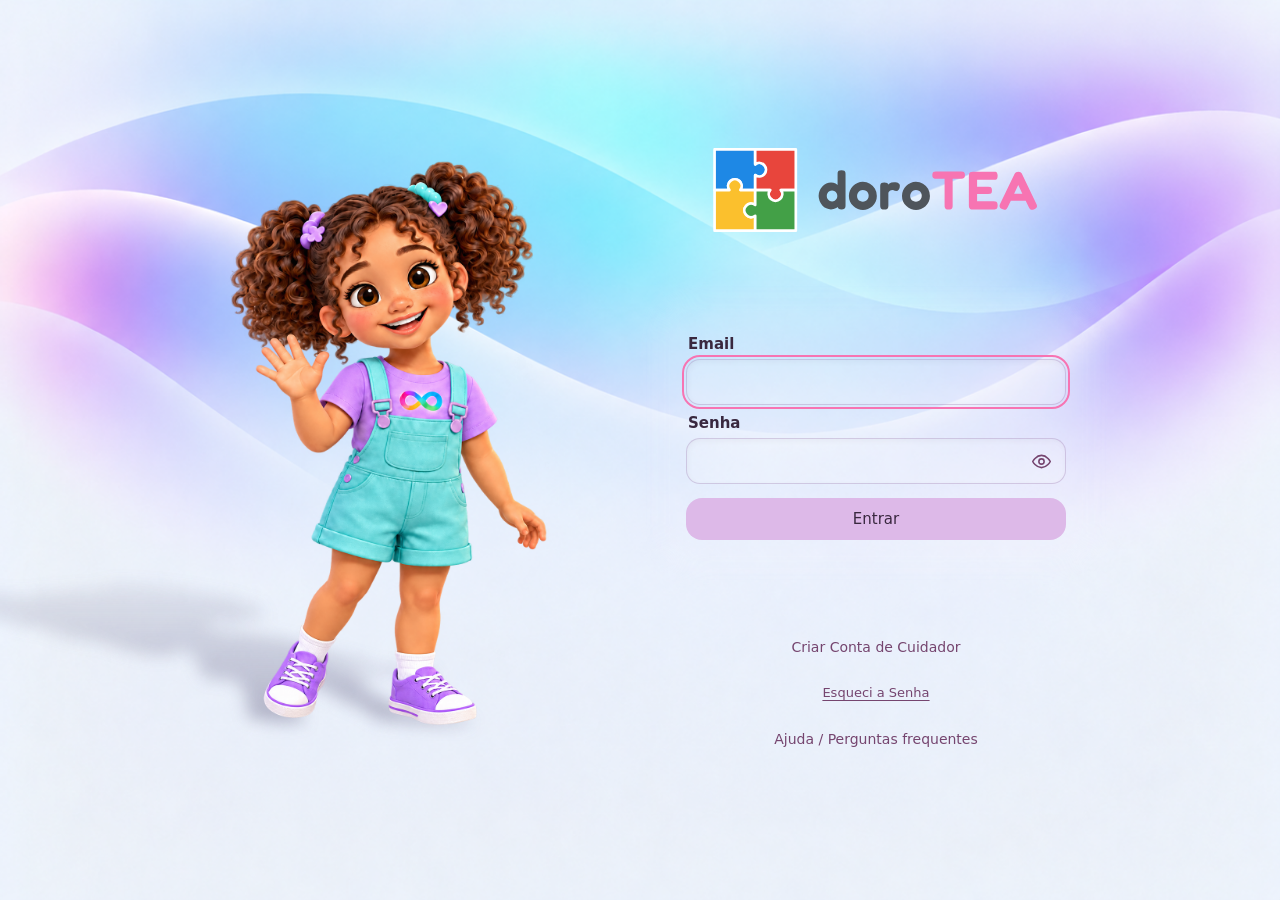
<file: index.html>
<!doctype html><html lang="pt-BR"><head><meta charset="utf-8"><meta name="viewport" content="width=device-width,initial-scale=1,viewport-fit=cover"><title>doroTEA</title>
<link rel="icon" href="data:image/svg+xml,%3Csvg xmlns='http://www.w3.org/2000/svg' viewBox='24 20 80 80'%3E%3Cg stroke='%23fff' stroke-width='2.5' stroke-linejoin='round'%3E%0A    %3Cpath d='M26.00 22.00 L64.00 22.00 L64.00 35.93 A6.33 6.33 0 1 1 64.00 46.07 L64.00 60.00 L50.07 60.00 A6.33 6.33 0 1 0 39.93 60.00 L26.00 60.00 L26.00 22.00Z' fill='%231e88e5'/%3E%0A    %3Cpath d='M64.00 22.00 L102.00 22.00 L102.00 60.00 L88.07 60.00 A6.33 6.33 0 1 1 77.93 60.00 L64.00 60.00 L64.00 46.07 A6.33 6.33 0 1 0 64.00 35.93 L64.00 22.00Z' fill='%23e8453c'/%3E%0A    %3Cpath d='M26.00 60.00 L39.93 60.00 A6.33 6.33 0 1 1 50.07 60.00 L64.00 60.00 L64.00 73.93 A6.33 6.33 0 1 0 64.00 84.07 L64.00 98.00 L26.00 98.00 L26.00 60.00Z' fill='%23fbc02d'/%3E%0A    %3Cpath d='M64.00 60.00 L77.93 60.00 A6.33 6.33 0 1 0 88.07 60.00 L102.00 60.00 L102.00 98.00 L64.00 98.00 L64.00 84.07 A6.33 6.33 0 1 1 64.00 73.93 L64.00 60.00Z' fill='%2343a047'/%3E%0A  %3C/g%3E%3C/svg%3E">
<link rel="stylesheet" href="styles.css">

</head><body><div class="phone"><div id="app"></div></div>
<script src="app.js"></script></body></html>
</file>
